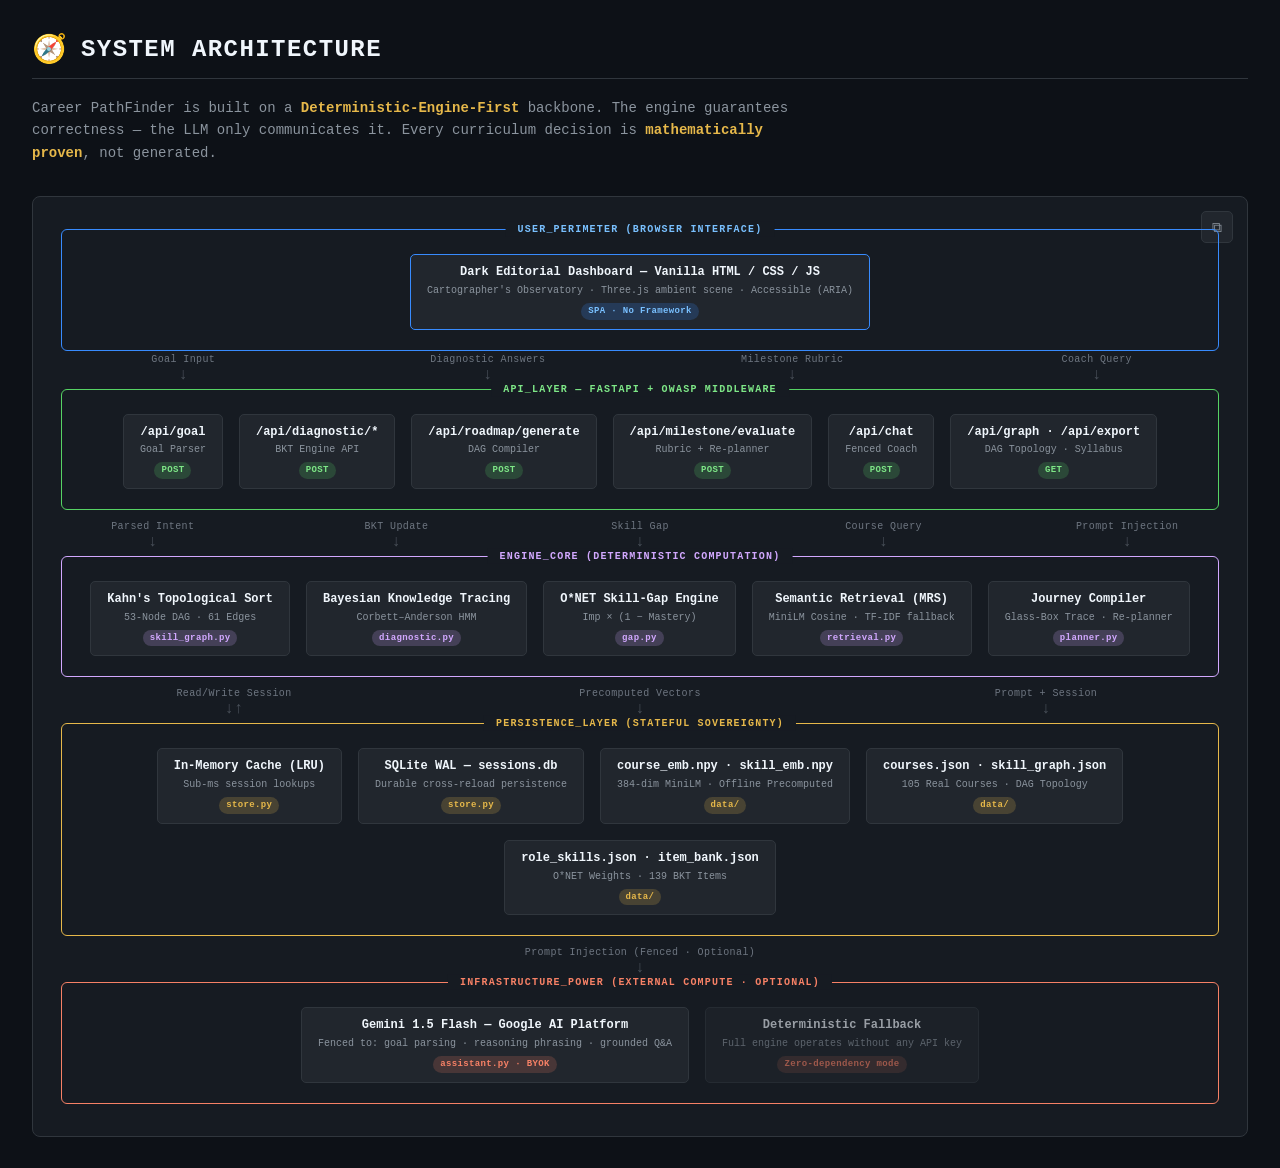
<file: docs/architecture_diagram.html>
<!DOCTYPE html>
<html lang="en">
<head>
<meta charset="UTF-8">
<title>Career PathFinder — System Architecture</title>
<style>
  * { margin: 0; padding: 0; box-sizing: border-box; }
  body {
    background: #0d1117;
    color: #c9d1d9;
    font-family: 'Segoe UI', 'Consolas', monospace;
    min-height: 100vh;
    padding: 32px;
  }
  .header {
    display: flex;
    align-items: center;
    gap: 14px;
    margin-bottom: 12px;
  }
  .header-icon {
    font-size: 28px;
  }
  .header h1 {
    font-size: 24px;
    font-weight: 700;
    color: #f0f6fc;
    letter-spacing: 0.06em;
    text-transform: uppercase;
  }
  .header-divider {
    border: none;
    border-top: 1px solid #30363d;
    margin-bottom: 18px;
  }
  .subtitle {
    font-size: 14px;
    color: #8b949e;
    margin-bottom: 32px;
    line-height: 1.6;
    max-width: 780px;
  }
  .subtitle strong { color: #e6b84a; }

  /* Diagram container */
  .diagram-wrap {
    background: #161b22;
    border: 1px solid #30363d;
    border-radius: 8px;
    padding: 32px 28px;
    position: relative;
    overflow: hidden;
  }
  .ctrl-bar {
    position: absolute;
    top: 14px;
    right: 14px;
    display: flex;
    gap: 6px;
  }
  .ctrl-btn {
    width: 32px;
    height: 32px;
    background: #21262d;
    border: 1px solid #30363d;
    border-radius: 5px;
    color: #8b949e;
    font-size: 14px;
    cursor: pointer;
    display: flex;
    align-items: center;
    justify-content: center;
    transition: background 0.15s, color 0.15s;
  }
  .ctrl-btn:hover { background: #30363d; color: #f0f6fc; }

  /* Layers */
  .layer {
    border: 1px solid;
    border-radius: 6px;
    padding: 14px 16px 20px;
    margin-bottom: 0;
    position: relative;
  }
  .layer-label {
    font-size: 10px;
    letter-spacing: 0.12em;
    text-transform: uppercase;
    font-weight: 600;
    position: absolute;
    top: -1px;
    left: 50%;
    transform: translateX(-50%) translateY(-50%);
    background: #161b22;
    padding: 2px 12px;
    white-space: nowrap;
  }

  /* Layer colors */
  .layer-user     { border-color: #388bfd; }
  .layer-user     .layer-label { color: #79c0ff; }
  .layer-api      { border-color: #56d364; }
  .layer-api      .layer-label { color: #7ee787; }
  .layer-engine   { border-color: #d2a8ff; }
  .layer-engine   .layer-label { color: #d2a8ff; }
  .layer-persist  { border-color: #e6b84a; }
  .layer-persist  .layer-label { color: #e6b84a; }
  .layer-infra    { border-color: #f78166; }
  .layer-infra    .layer-label { color: #f78166; }

  /* Node boxes */
  .node-row {
    display: flex;
    align-items: center;
    justify-content: center;
    gap: 16px;
    flex-wrap: wrap;
    padding-top: 10px;
  }
  .node {
    background: #21262d;
    border: 1px solid #30363d;
    border-radius: 5px;
    padding: 9px 16px;
    font-size: 12px;
    font-weight: 600;
    color: #f0f6fc;
    text-align: center;
    line-height: 1.4;
    cursor: default;
    transition: border-color 0.2s, box-shadow 0.2s, transform 0.15s;
    position: relative;
  }
  .node:hover {
    border-color: #58a6ff;
    box-shadow: 0 0 10px rgba(88, 166, 255, 0.25);
    transform: translateY(-2px);
    z-index: 2;
  }
  .node-sub {
    font-size: 10px;
    font-weight: 400;
    color: #8b949e;
    margin-top: 3px;
  }
  .node-badge {
    font-size: 9px;
    padding: 2px 7px;
    border-radius: 10px;
    margin-top: 5px;
    display: inline-block;
    font-weight: 700;
    letter-spacing: 0.04em;
  }
  .badge-blue   { background: rgba(56,139,253,0.2); color: #79c0ff; }
  .badge-green  { background: rgba(86,211,100,0.2); color: #7ee787; }
  .badge-purple { background: rgba(210,168,255,0.2); color: #d2a8ff; }
  .badge-amber  { background: rgba(230,184,74,0.2);  color: #e6b84a; }
  .badge-red    { background: rgba(247,129,102,0.18);color: #f78166; }

  /* Arrows */
  .arrow-row {
    display: flex;
    align-items: center;
    justify-content: center;
    gap: 8px;
    margin: 6px 0;
    position: relative;
    min-height: 28px;
  }
  .arrow-line {
    display: flex;
    align-items: center;
    gap: 4px;
    font-size: 10px;
    color: #484f58;
    white-space: nowrap;
  }
  .arrow-line .arr-label {
    font-size: 10px;
    color: #6e7681;
    letter-spacing: 0.04em;
  }
  .arrow-vert {
    text-align: center;
    color: #484f58;
    font-size: 16px;
    line-height: 1;
  }
  .arrow-vert .arr-label {
    display: block;
    font-size: 10px;
    color: #6e7681;
    letter-spacing: 0.04em;
    margin-bottom: 2px;
  }
  .multi-arrow {
    display: flex;
    justify-content: center;
    gap: 60px;
    margin: 4px 0;
  }
  .multi-arrow .arrow-vert { flex: 1; text-align: center; }

  /* Connector visual line */
  .connector {
    width: 1px;
    background: linear-gradient(to bottom, #30363d, #388bfd33);
    margin: 0 auto;
  }

  /* Spacer */
  .gap { margin-bottom: 12px; }
  .gap-sm { margin-bottom: 6px; }

  /* Single node centered */
  .node-center {
    display: flex;
    justify-content: center;
    padding-top: 10px;
  }
</style>
</head>
<body>

<div class="header">
  <span class="header-icon">🧭</span>
  <h1>System Architecture</h1>
</div>
<hr class="header-divider">
<p class="subtitle">
  Career PathFinder is built on a <strong>Deterministic-Engine-First</strong> backbone.
  The engine guarantees correctness — the LLM only communicates it.
  Every curriculum decision is <strong>mathematically proven</strong>, not generated.
</p>

<div class="diagram-wrap">
  <div class="ctrl-bar">
    <button class="ctrl-btn" title="Copy architecture" onclick="copyArch()">⧉</button>
  </div>

  <!-- ═══════════════ LAYER 1: USER PERIMETER ═══════════════ -->
  <div class="layer layer-user">
    <span class="layer-label">USER_PERIMETER (Browser Interface)</span>
    <div class="node-center">
      <div class="node" style="border-color:#388bfd">
        Dark Editorial Dashboard — Vanilla HTML / CSS / JS
        <div class="node-sub">Cartographer's Observatory · Three.js ambient scene · Accessible (ARIA)</div>
        <span class="node-badge badge-blue">SPA · No Framework</span>
      </div>
    </div>
  </div>

  <div class="multi-arrow gap-sm">
    <div class="arrow-vert"><span class="arr-label">Goal Input</span>↓</div>
    <div class="arrow-vert"><span class="arr-label">Diagnostic Answers</span>↓</div>
    <div class="arrow-vert"><span class="arr-label">Milestone Rubric</span>↓</div>
    <div class="arrow-vert"><span class="arr-label">Coach Query</span>↓</div>
  </div>

  <!-- ═══════════════ LAYER 2: API ═══════════════ -->
  <div class="layer layer-api gap">
    <span class="layer-label">API_LAYER — FastAPI + OWASP Middleware</span>
    <div class="node-row">
      <div class="node">
        /api/goal
        <div class="node-sub">Goal Parser</div>
        <span class="node-badge badge-green">POST</span>
      </div>
      <div class="node">
        /api/diagnostic/*
        <div class="node-sub">BKT Engine API</div>
        <span class="node-badge badge-green">POST</span>
      </div>
      <div class="node">
        /api/roadmap/generate
        <div class="node-sub">DAG Compiler</div>
        <span class="node-badge badge-green">POST</span>
      </div>
      <div class="node">
        /api/milestone/evaluate
        <div class="node-sub">Rubric + Re-planner</div>
        <span class="node-badge badge-green">POST</span>
      </div>
      <div class="node">
        /api/chat
        <div class="node-sub">Fenced Coach</div>
        <span class="node-badge badge-green">POST</span>
      </div>
      <div class="node">
        /api/graph · /api/export
        <div class="node-sub">DAG Topology · Syllabus</div>
        <span class="node-badge badge-green">GET</span>
      </div>
    </div>
  </div>

  <div class="multi-arrow gap-sm">
    <div class="arrow-vert"><span class="arr-label">Parsed Intent</span>↓</div>
    <div class="arrow-vert"><span class="arr-label">BKT Update</span>↓</div>
    <div class="arrow-vert"><span class="arr-label">Skill Gap</span>↓</div>
    <div class="arrow-vert"><span class="arr-label">Course Query</span>↓</div>
    <div class="arrow-vert"><span class="arr-label">Prompt Injection</span>↓</div>
  </div>

  <!-- ═══════════════ LAYER 3: ENGINE CORE ═══════════════ -->
  <div class="layer layer-engine gap">
    <span class="layer-label">ENGINE_CORE (Deterministic Computation)</span>
    <div class="node-row">
      <div class="node">
        Kahn's Topological Sort
        <div class="node-sub">53-Node DAG · 61 Edges</div>
        <span class="node-badge badge-purple">skill_graph.py</span>
      </div>
      <div class="node">
        Bayesian Knowledge Tracing
        <div class="node-sub">Corbett–Anderson HMM</div>
        <span class="node-badge badge-purple">diagnostic.py</span>
      </div>
      <div class="node">
        O*NET Skill-Gap Engine
        <div class="node-sub">Imp × (1 − Mastery)</div>
        <span class="node-badge badge-purple">gap.py</span>
      </div>
      <div class="node">
        Semantic Retrieval (MRS)
        <div class="node-sub">MiniLM Cosine · TF-IDF fallback</div>
        <span class="node-badge badge-purple">retrieval.py</span>
      </div>
      <div class="node">
        Journey Compiler
        <div class="node-sub">Glass-Box Trace · Re-planner</div>
        <span class="node-badge badge-purple">planner.py</span>
      </div>
    </div>
  </div>

  <div class="multi-arrow gap-sm">
    <div class="arrow-vert"><span class="arr-label">Read/Write Session</span>↓↑</div>
    <div class="arrow-vert"><span class="arr-label">Precomputed Vectors</span>↓</div>
    <div class="arrow-vert"><span class="arr-label">Prompt + Session</span>↓</div>
  </div>

  <!-- ═══════════════ LAYER 4: PERSISTENCE ═══════════════ -->
  <div class="layer layer-persist gap">
    <span class="layer-label">PERSISTENCE_LAYER (Stateful Sovereignty)</span>
    <div class="node-row">
      <div class="node">
        In-Memory Cache (LRU)
        <div class="node-sub">Sub-ms session lookups</div>
        <span class="node-badge badge-amber">store.py</span>
      </div>
      <div class="node">
        SQLite WAL — sessions.db
        <div class="node-sub">Durable cross-reload persistence</div>
        <span class="node-badge badge-amber">store.py</span>
      </div>
      <div class="node">
        course_emb.npy · skill_emb.npy
        <div class="node-sub">384-dim MiniLM · Offline Precomputed</div>
        <span class="node-badge badge-amber">data/</span>
      </div>
      <div class="node">
        courses.json · skill_graph.json
        <div class="node-sub">105 Real Courses · DAG Topology</div>
        <span class="node-badge badge-amber">data/</span>
      </div>
      <div class="node">
        role_skills.json · item_bank.json
        <div class="node-sub">O*NET Weights · 139 BKT Items</div>
        <span class="node-badge badge-amber">data/</span>
      </div>
    </div>
  </div>

  <div class="arrow-row gap-sm">
    <div class="arrow-vert">
      <span class="arr-label">Prompt Injection (Fenced · Optional)</span>↓
    </div>
  </div>

  <!-- ═══════════════ LAYER 5: INFRA / LLM ═══════════════ -->
  <div class="layer layer-infra">
    <span class="layer-label">INFRASTRUCTURE_POWER (External Compute · Optional)</span>
    <div class="node-row">
      <div class="node">
        Gemini 1.5 Flash — Google AI Platform
        <div class="node-sub">Fenced to: goal parsing · reasoning phrasing · grounded Q&amp;A</div>
        <span class="node-badge badge-red">assistant.py · BYOK</span>
      </div>
      <div class="node" style="opacity:0.6">
        Deterministic Fallback
        <div class="node-sub">Full engine operates without any API key</div>
        <span class="node-badge badge-red">Zero-dependency mode</span>
      </div>
    </div>
  </div>

</div>

<script>
function copyArch() {
  const text = `Career PathFinder — System Architecture
USER_PERIMETER → API_LAYER (FastAPI) → ENGINE_CORE (DAG + BKT + MRS + Gap) → PERSISTENCE_LAYER (SQLite + Embeddings) → INFRASTRUCTURE_POWER (Gemini · Optional)`;
  navigator.clipboard.writeText(text).then(() => {
    const btn = document.querySelector('.ctrl-btn');
    btn.textContent = '✓';
    setTimeout(() => { btn.textContent = '⧉'; }, 1500);
  });
}
</script>
</body>
</html>
</file>
